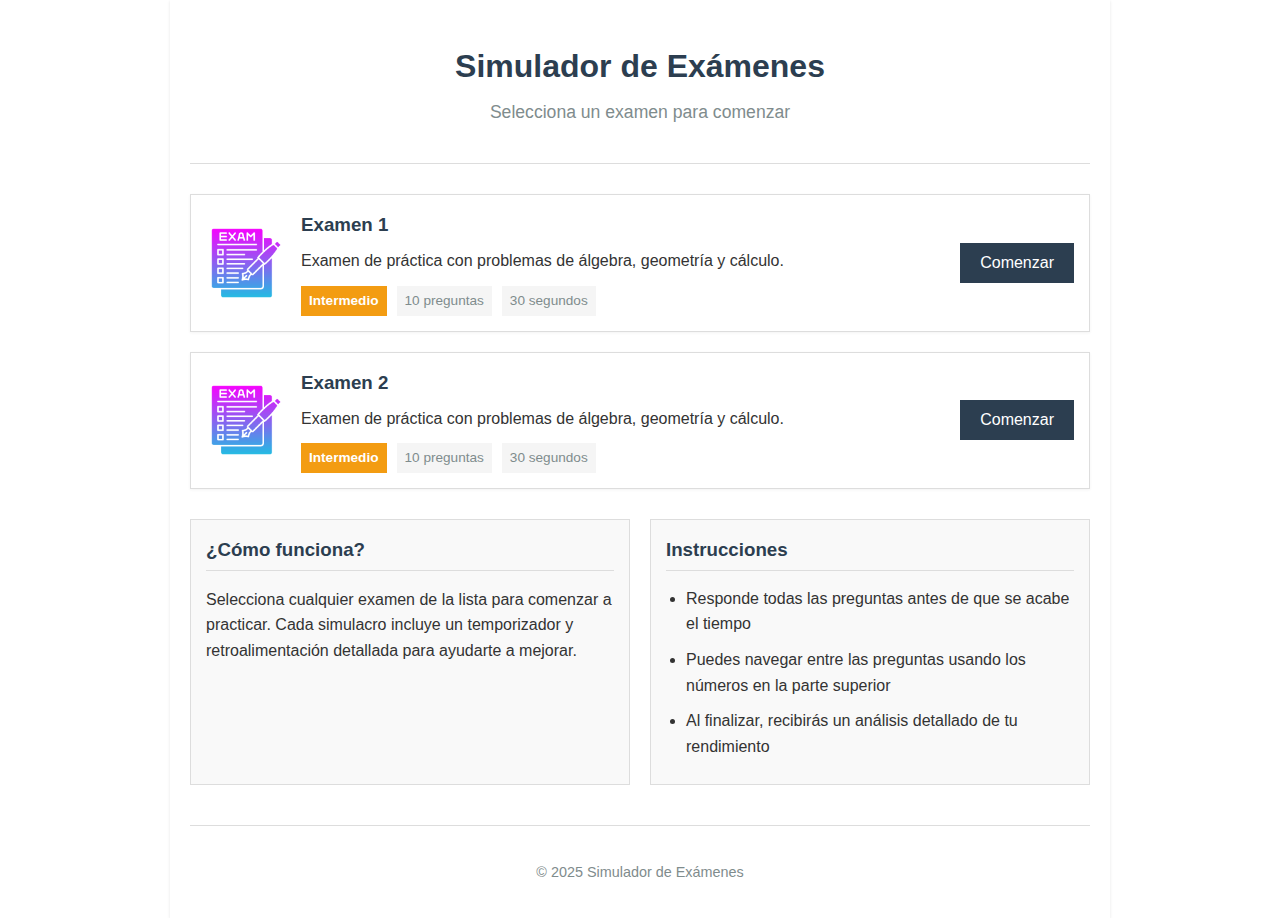
<file: index.html>
<!DOCTYPE html>
<html lang="es">
<head>
    <meta charset="UTF-8">
    <meta name="viewport" content="width=device-width, initial-scale=1.0">
    <title>Simulador de Exámenes</title>
    <link rel="stylesheet" href="styles.css">
</head>
<body>
    <div class="container">
        <header>
            <h1>Simulador de Exámenes</h1>
            <p class="subtitle">Selecciona un examen para comenzar</p>
        </header>
        
        <div class="exams-container" id="exams-container">
            <!-- Los exámenes se cargarán aquí dinámicamente -->
            <div class="loading">Cargando exámenes disponibles...</div>
        </div>

        <div class="info-section">
            <div class="info-card">
                <h3>¿Cómo funciona?</h3>
                <p>Selecciona cualquier examen de la lista para comenzar a practicar. Cada simulacro incluye un temporizador y retroalimentación detallada para ayudarte a mejorar.</p>
            </div>
            <div class="info-card">
                <h3>Instrucciones</h3>
                <ul>
                    <li>Responde todas las preguntas antes de que se acabe el tiempo</li>
                    <li>Puedes navegar entre las preguntas usando los números en la parte superior</li>
                    <li>Al finalizar, recibirás un análisis detallado de tu rendimiento</li>
                </ul>
            </div>
        </div>

        <footer>
            <p>© 2025 Simulador de Exámenes</p>
        </footer>
    </div>
    <script src="script.js"></script>
</body>
</html>
</file>
<file: styles.css>
:root {
    --primary: #2c3e50;
    --secondary: #7f8c8d;
    --background: #ffffff;
    --text: #333333;
    --highlight: #3498db;
    --correct: #27ae60;
    --incorrect: #e74c3c;
    --border: #ddd;
    --easy: #27ae60;
    --intermedio: #f39c12;
    --avanzado: #e74c3c;
}

body {
    font-family: 'Arial', sans-serif;
    margin: 0;
    padding: 0;
    background-color: var(--background);
    color: var(--text);
    min-height: 100vh;
    line-height: 1.6;
}

.container {
    max-width: 900px;
    margin: 0 auto;
    padding: 20px;
    background: #fff;
    border-radius: 0;
    box-shadow: 0 1px 3px rgba(0, 0, 0, 0.1);
}

header {
    text-align: center;
    margin-bottom: 30px;
    padding-bottom: 20px;
    border-bottom: 1px solid var(--border);
}

header h1 {
    color: var(--primary);
    margin-bottom: 5px;
}

.subtitle {
    color: var(--secondary);
    font-size: 1.1em;
    margin-top: 0;
}

.exams-container {
    margin: 20px 0;
}

.loading, .no-exams, .error {
    padding: 20px;
    text-align: center;
    background: #f9f9f9;
    border: 1px solid var(--border);
    border-radius: 0;
    margin: 20px 0;
}

.error {
    color: var(--incorrect);
    border-left: 4px solid var(--incorrect);
}

.exam-card {
    display: flex;
    margin-bottom: 20px;
    padding: 15px;
    border: 1px solid var(--border);
    background: #fff;
    transition: all 0.2s ease;
    box-shadow: 0 1px 3px rgba(0, 0, 0, 0.05);
}

.exam-card:hover {
    box-shadow: 0 3px 6px rgba(0, 0, 0, 0.1);
    transform: translateY(-2px);
}

.exam-icon {
    flex: 0 0 80px;
    display: flex;
    align-items: center;
    justify-content: center;
    margin-right: 15px;
}

.exam-icon img {
    max-width: 100%;
    height: auto;
    max-height: 80px;
    object-fit: contain;
}

.exam-details {
    flex: 1;
}

.exam-details h3 {
    margin-top: 0;
    margin-bottom: 8px;
    color: var(--primary);
}

.exam-details p {
    margin-top: 0;
    margin-bottom: 12px;
    color: var(--text);
}

.exam-meta {
    display: flex;
    flex-wrap: wrap;
    gap: 10px;
    margin-top: 10px;
}

.exam-meta span {
    padding: 4px 8px;
    font-size: 0.85em;
    background: #f5f5f5;
    border-radius: 0;
}

.difficulty {
    font-weight: bold;
}

.difficulty.facil {
    color: white;
    background-color: var(--easy);
}

.difficulty.intermedio {
    color: white;
    background-color: var(--intermedio);
}

.difficulty.avanzado {
    color: white;
    background-color: var(--avanzado);
}

.questions-count, .time-limit {
    color: var(--secondary);
}

.exam-actions {
    display: flex;
    align-items: center;
    justify-content: center;
    padding-left: 15px;
}

.start-btn {
    background: var(--primary);
    color: white;
    border: none;
    padding: 10px 20px;
    font-size: 16px;
    cursor: pointer;
    transition: background 0.2s;
    height: 40px;
    line-height: 20px;
}

.start-btn:hover {
    background: #34495e;
}

.info-section {
    display: flex;
    gap: 20px;
    margin: 30px 0;
}

.info-card {
    flex: 1;
    padding: 15px;
    background: #f9f9f9;
    border: 1px solid var(--border);
}

.info-card h3 {
    color: var(--primary);
    margin-top: 0;
    margin-bottom: 15px;
    padding-bottom: 5px;
    border-bottom: 1px solid var(--border);
}

.info-card ul {
    padding-left: 20px;
    margin: 0;
}

.info-card li {
    margin-bottom: 10px;
}

footer {
    margin-top: 40px;
    padding-top: 20px;
    text-align: center;
    color: var(--secondary);
    border-top: 1px solid var(--border);
    font-size: 0.9em;
}

/* Estilos responsivos */
@media (max-width: 768px) {
    .exam-card {
        flex-direction: column;
    }
    
    .exam-icon {
        margin: 0 0 15px 0;
    }
    
    .exam-actions {
        padding: 15px 0 0 0;
        border-top: 1px solid var(--border);
        margin-top: 15px;
    }
    
    .info-section {
        flex-direction: column;
    }
}
</file>
